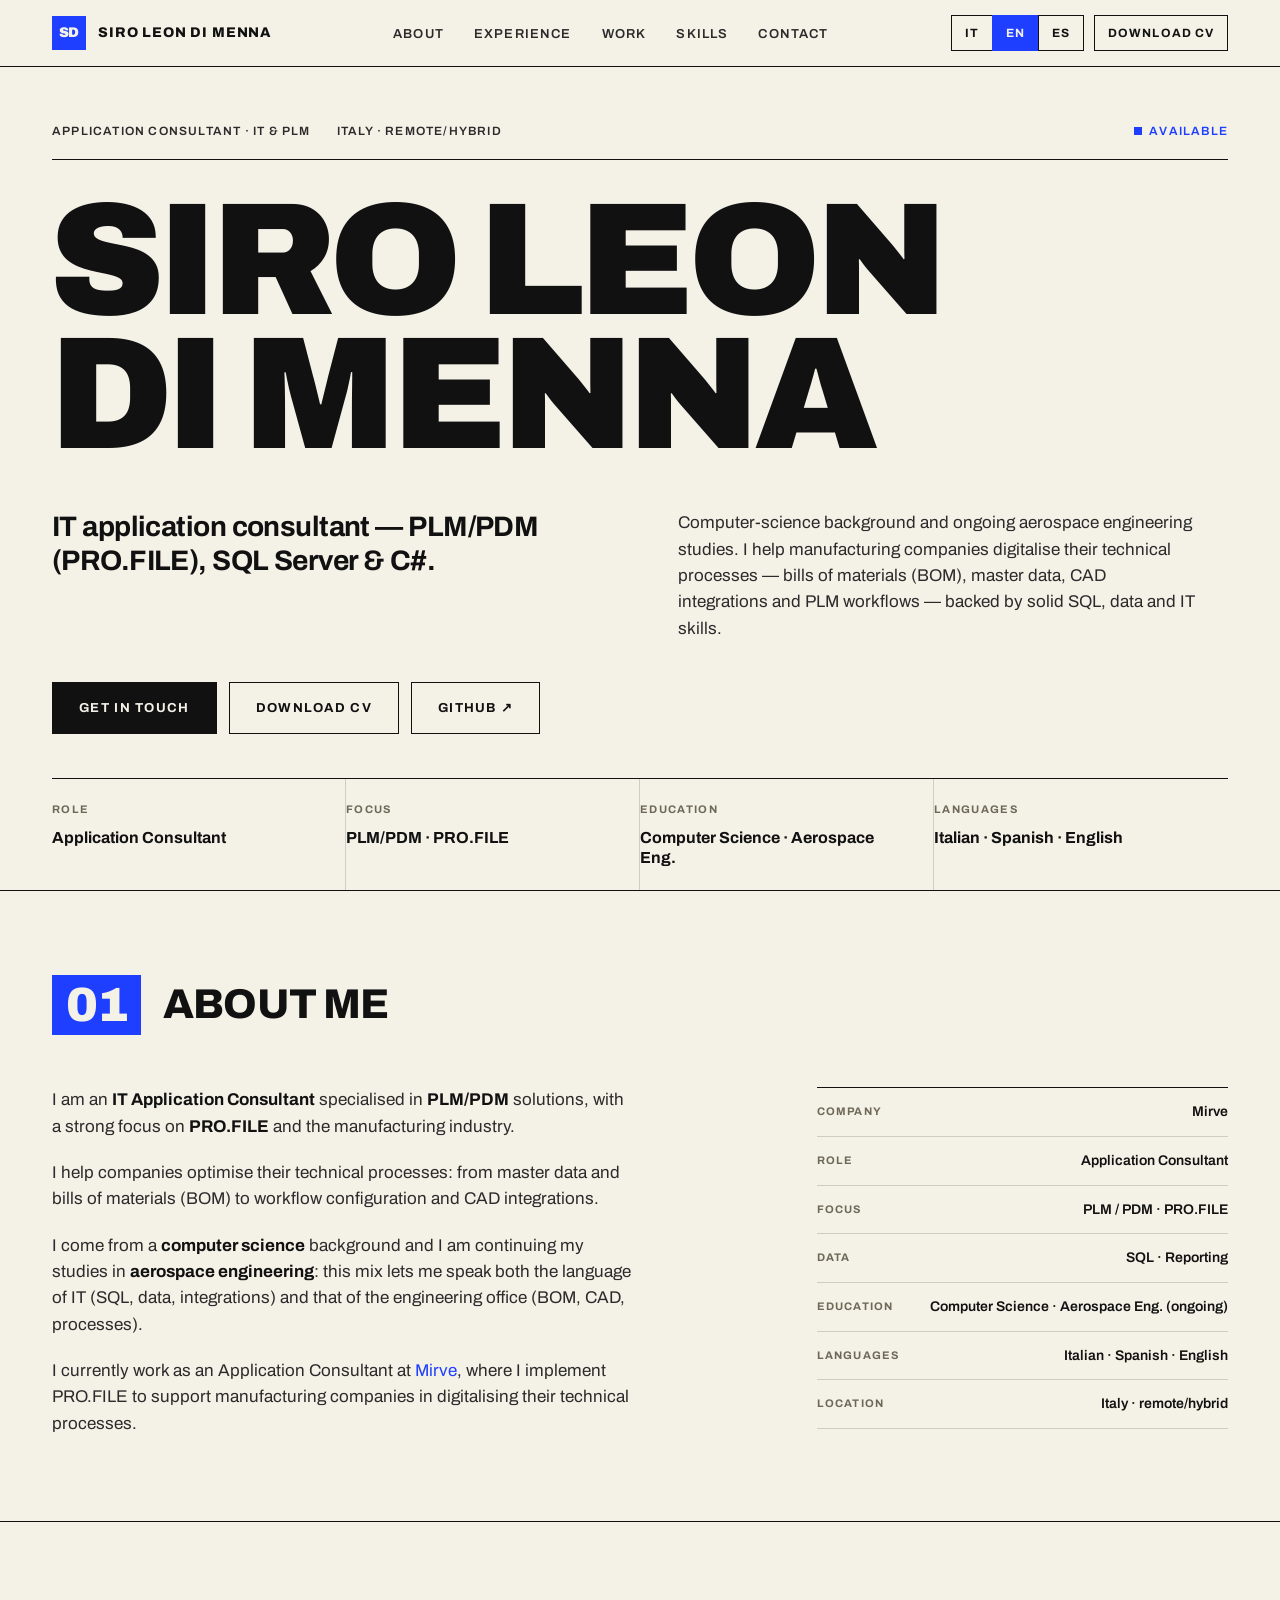
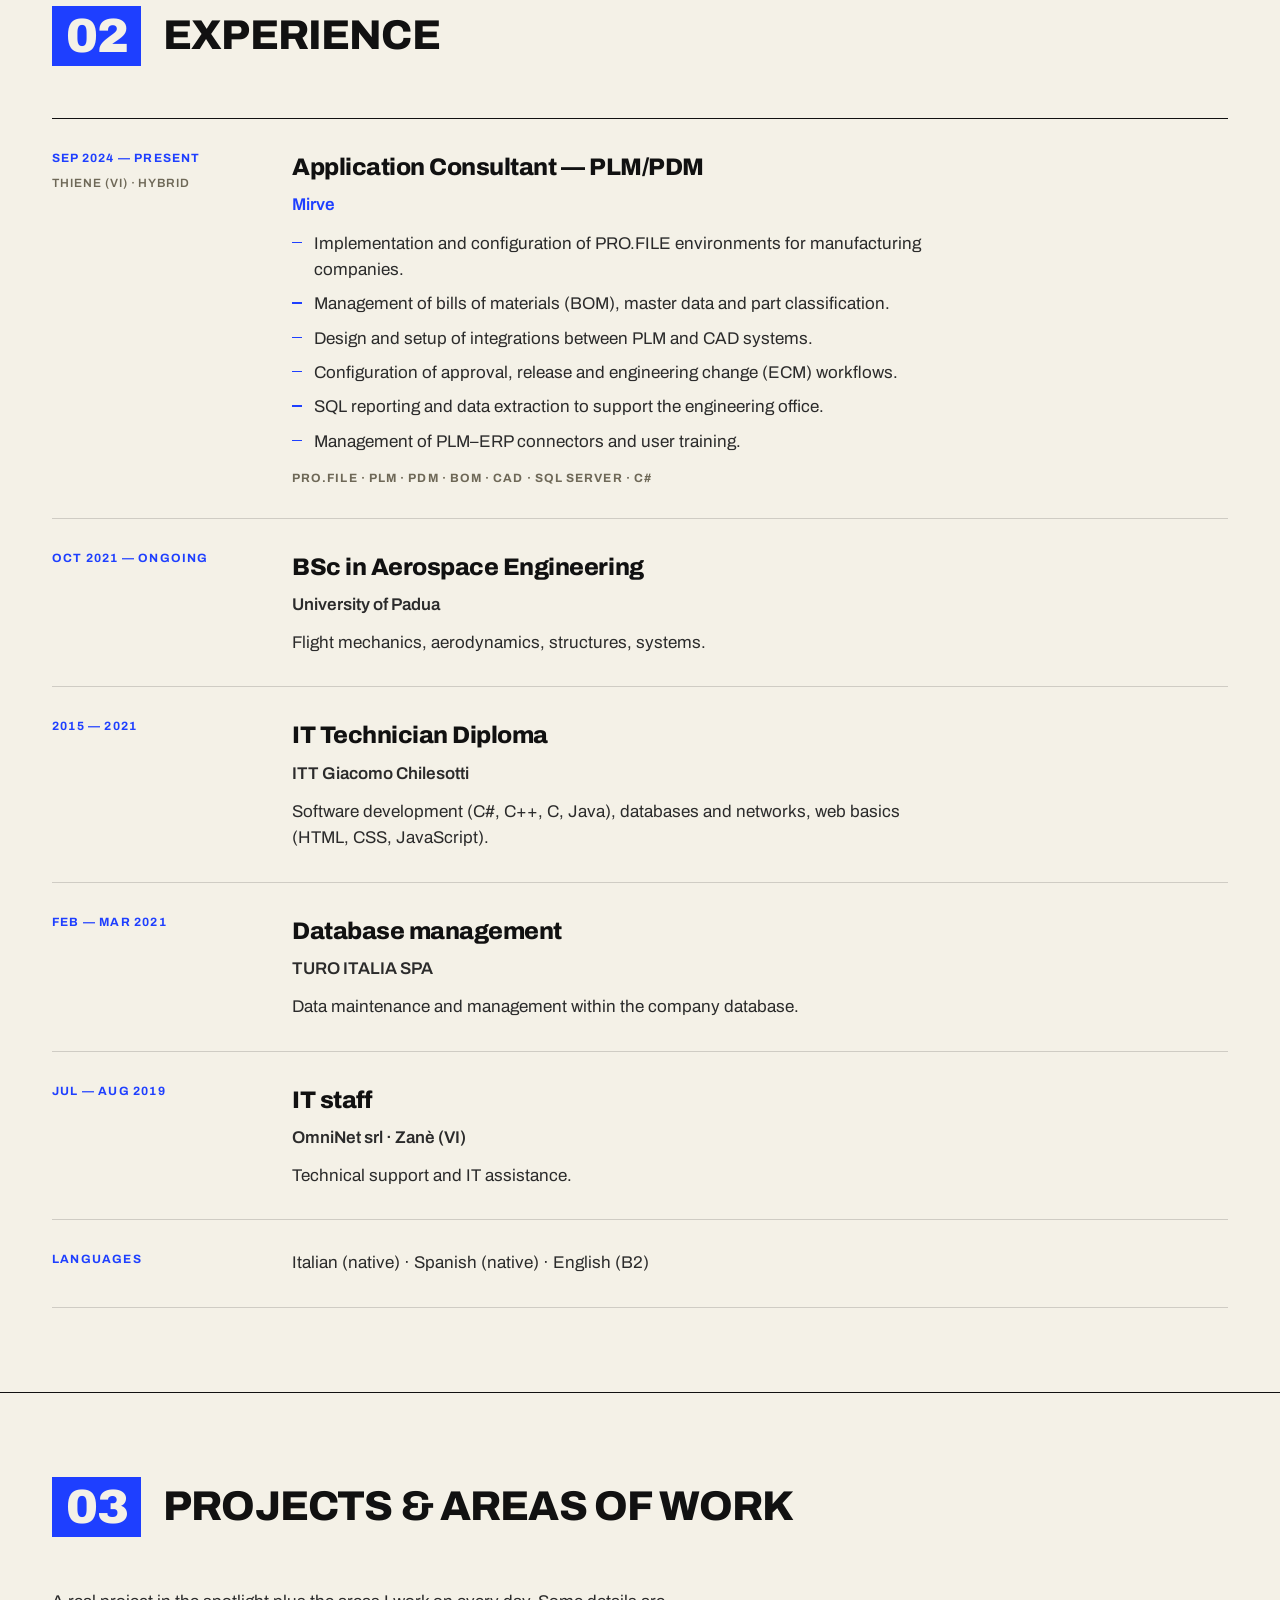
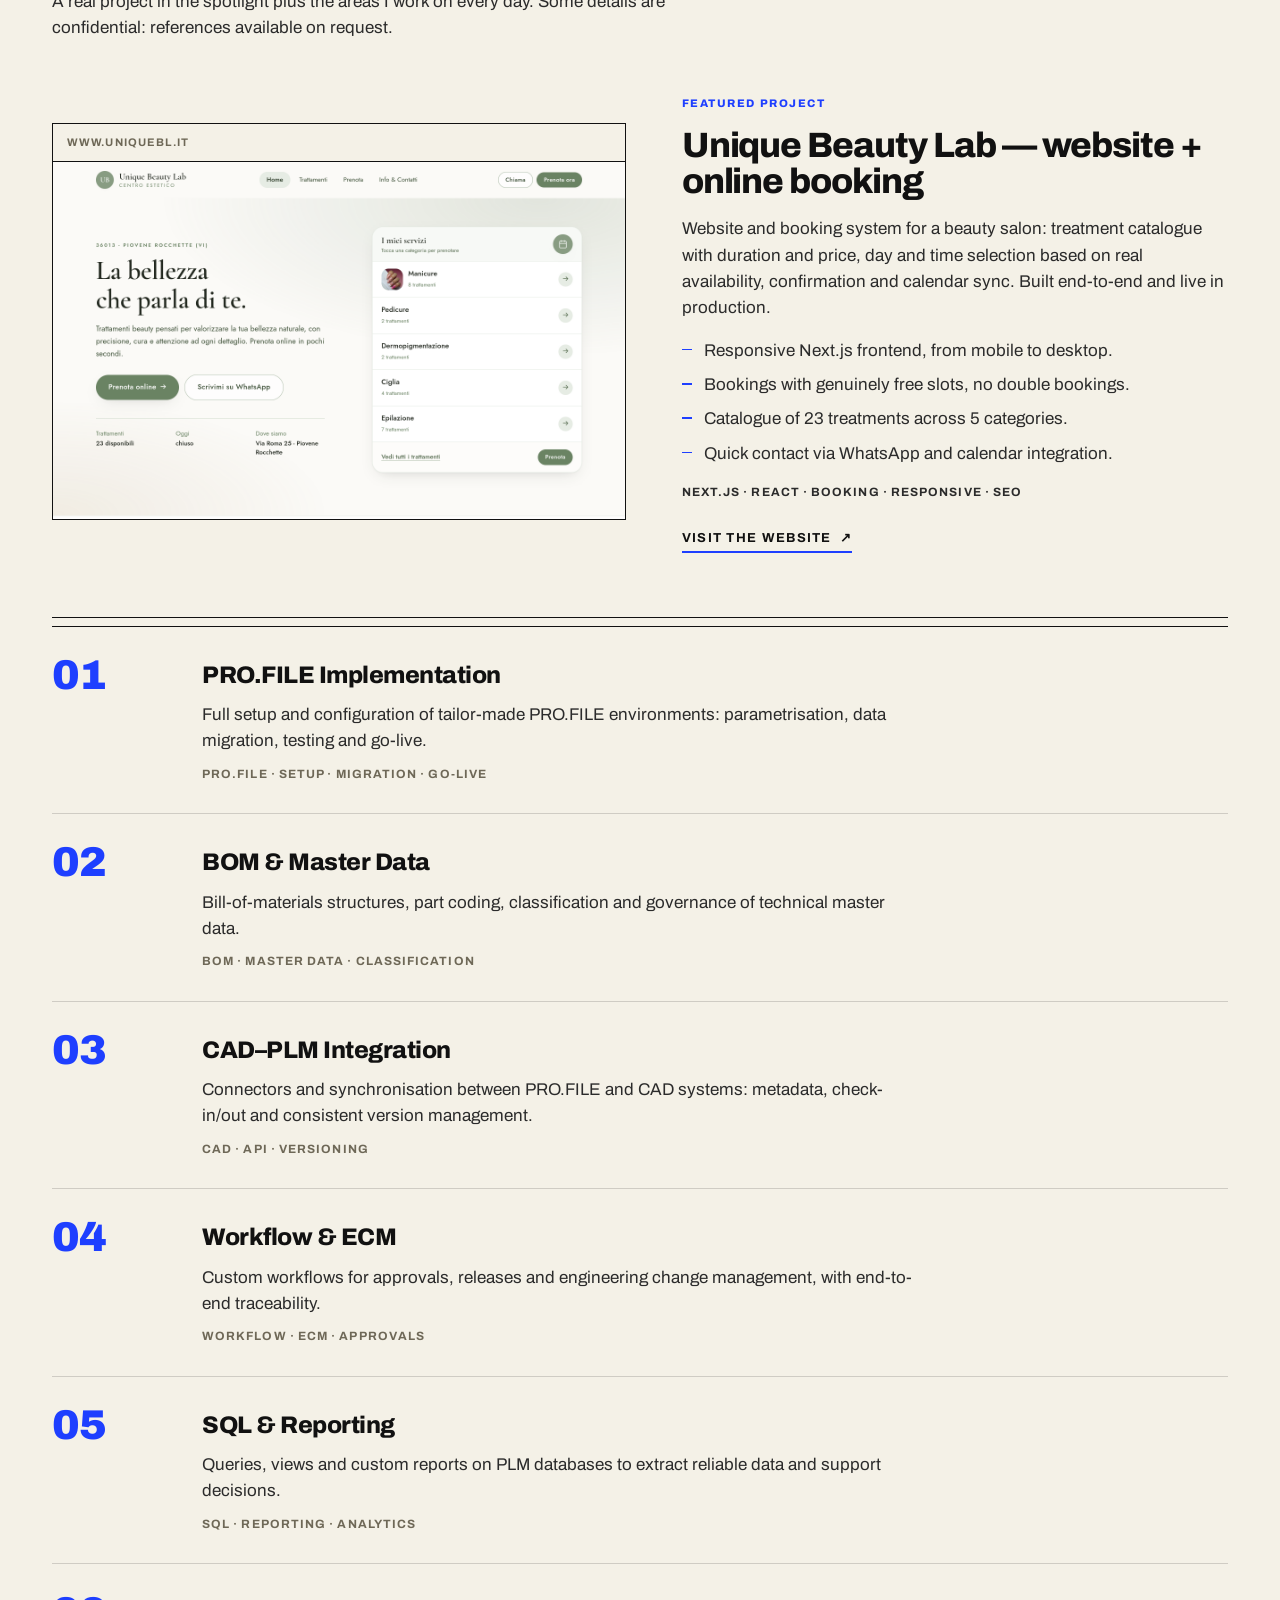
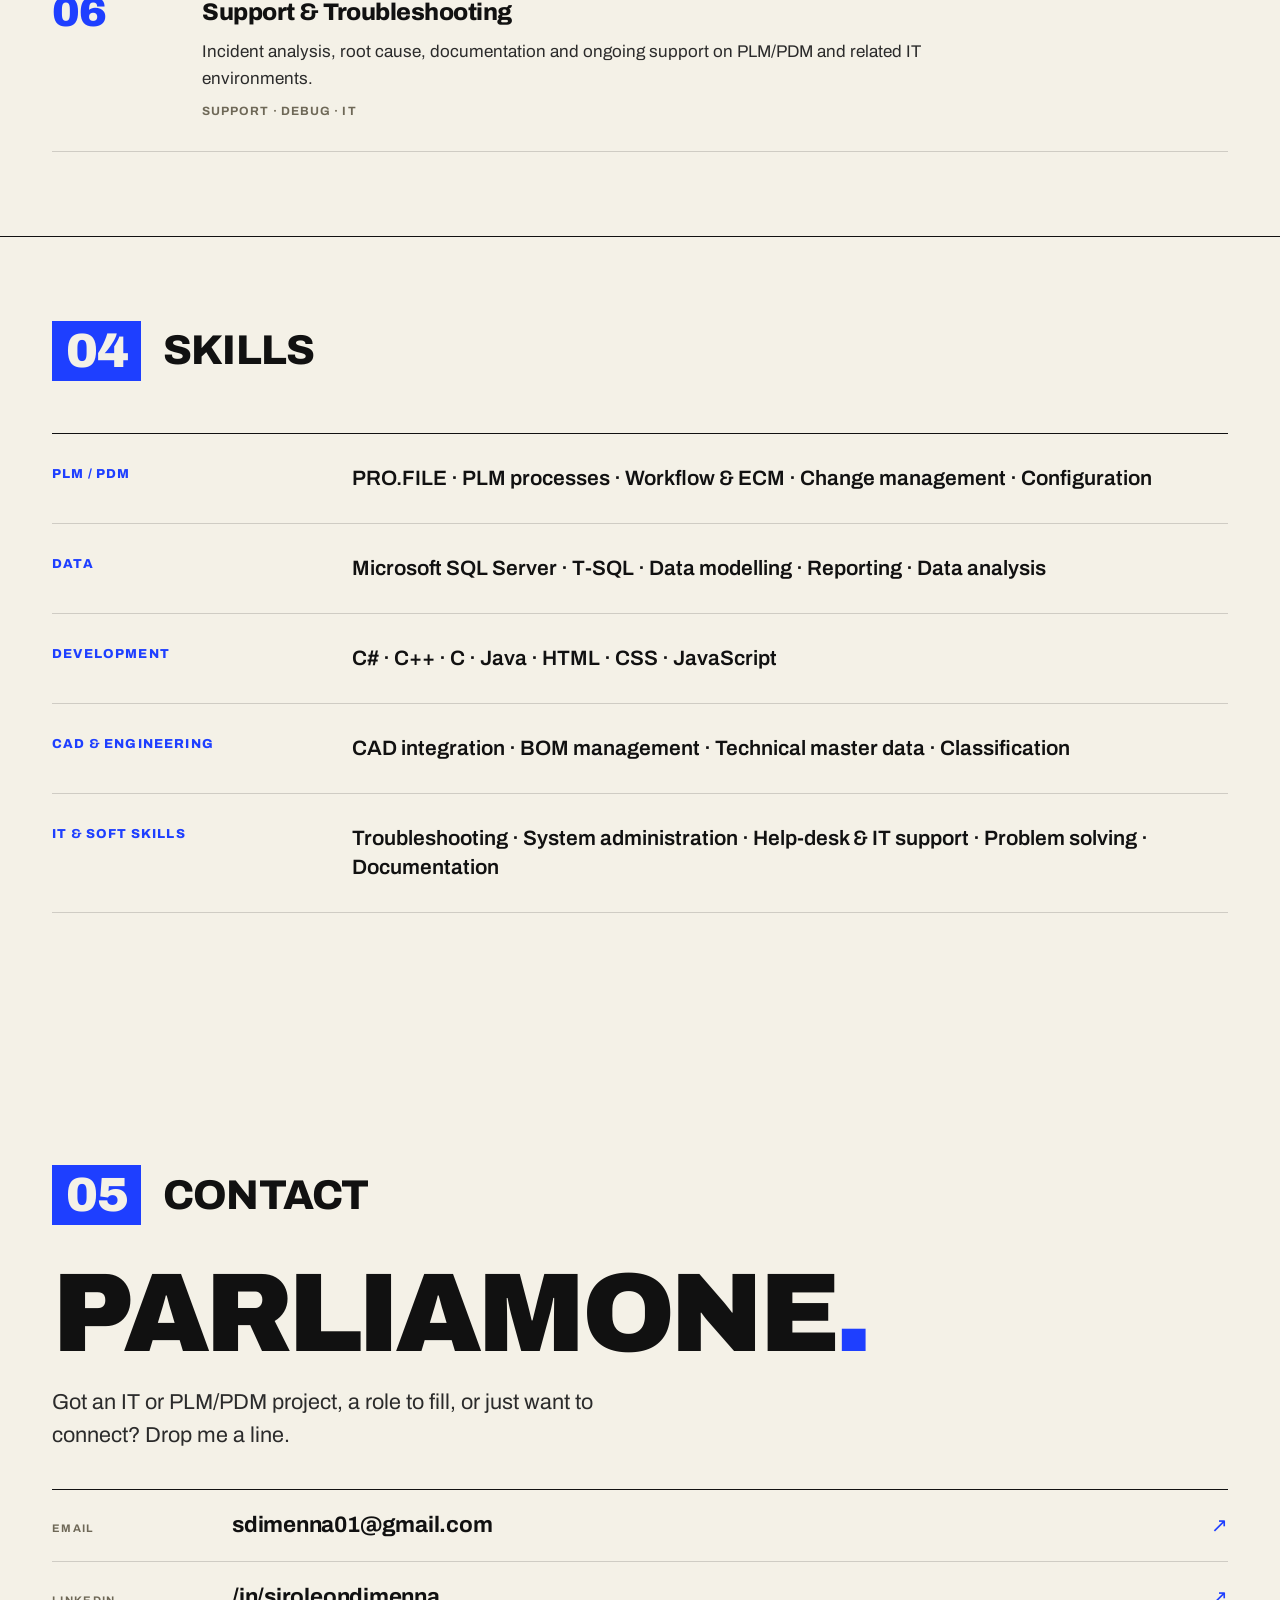
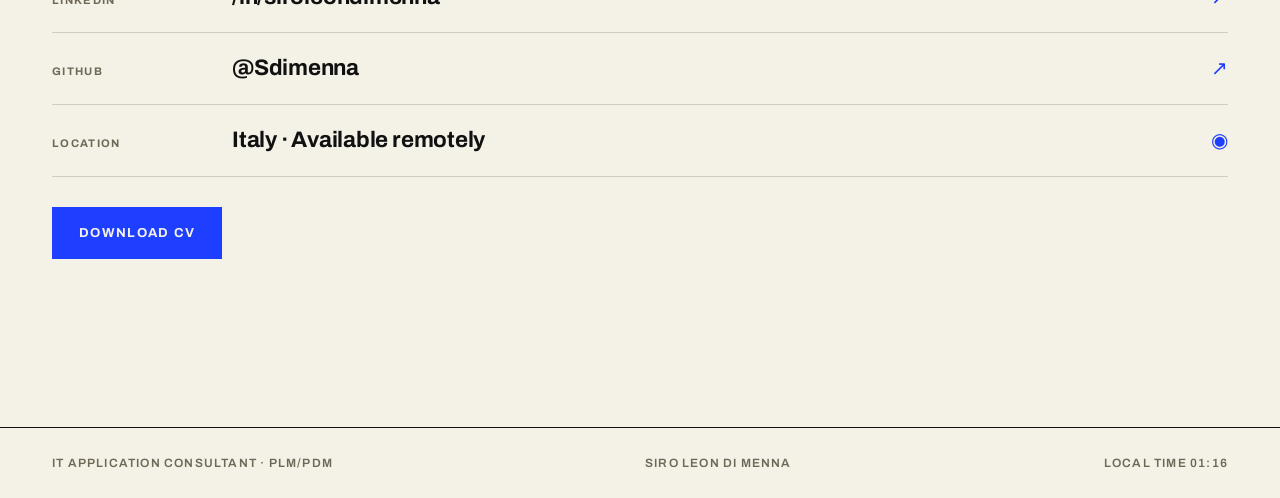
<file: index.html>
<!DOCTYPE html>
<html lang="it">
<head>
  <meta charset="UTF-8" />
  <meta name="viewport" content="width=device-width, initial-scale=1.0" />

  <title>Siro Leon di Menna — Application Consultant IT · PLM/PDM</title>
  <meta name="description" content="Application Consultant IT specializzato in PLM/PDM e PRO.FILE. Background informatico, studi in ingegneria aerospaziale. BOM, integrazioni CAD, workflow, SQL Server e C# per il manifatturiero." />
  <meta name="author" content="Siro Leon di Menna" />
  <meta name="keywords" content="Application Consultant, IT, PLM, PDM, PRO.FILE, BOM, distinta base, integrazione CAD, SQL, workflow, ECM, manifatturiero, ingegneria aerospaziale, informatica" />
  <meta name="robots" content="index, follow" />
  <meta name="theme-color" content="#F4F1E7" />
  <link rel="canonical" href="https://sdimenna.github.io/siro-portfolio/" />
  <link rel="icon" href="favicon.svg" type="image/svg+xml" />

  <!-- Open Graph -->
  <meta property="og:type" content="profile" />
  <meta property="og:title" content="Siro Leon di Menna — Application Consultant IT · PLM/PDM" />
  <meta property="og:description" content="Consulente applicativo IT con specializzazione PLM/PDM (PRO.FILE), SQL Server e C#. Digitalizzazione dei processi tecnici nel manifatturiero." />
  <meta property="og:url" content="https://sdimenna.github.io/siro-portfolio/" />
  <meta property="og:site_name" content="Siro Leon di Menna" />
  <meta property="og:locale" content="it_IT" />
  <meta property="og:locale:alternate" content="en_US" />
  <meta property="og:image" content="https://sdimenna.github.io/siro-portfolio/og-image.png" />
  <meta property="og:image:width" content="1200" />
  <meta property="og:image:height" content="630" />
  <meta property="og:image:alt" content="Siro Leon di Menna — Application Consultant IT · PLM/PDM" />

  <!-- Twitter -->
  <meta name="twitter:card" content="summary_large_image" />
  <meta name="twitter:title" content="Siro Leon di Menna — Application Consultant IT · PLM/PDM" />
  <meta name="twitter:description" content="IT · PLM/PDM · PRO.FILE · BOM · Integrazione CAD · SQL Server & C#." />
  <meta name="twitter:image" content="https://sdimenna.github.io/siro-portfolio/og-image.png" />

  <!-- Structured data -->
  <script type="application/ld+json">
  {
    "@context": "https://schema.org",
    "@type": "Person",
    "name": "Siro Leon di Menna",
    "jobTitle": "Application Consultant IT — PLM/PDM",
    "email": "mailto:sdimenna01@gmail.com",
    "url": "https://sdimenna.github.io/siro-portfolio/",
    "worksFor": { "@type": "Organization", "name": "Mirve", "url": "https://www.mirve.it" },
    "sameAs": [
      "https://www.linkedin.com/in/siroleondimenna",
      "https://github.com/Sdimenna"
    ],
    "knowsAbout": ["Information Technology", "PLM", "PDM", "PRO.FILE", "BOM", "CAD integration", "SQL", "Workflow", "Aerospace engineering"],
    "knowsLanguage": ["it", "en"]
  }
  </script>

  <link rel="preconnect" href="https://fonts.googleapis.com">
  <link rel="preconnect" href="https://fonts.gstatic.com" crossorigin>
  <link href="https://fonts.googleapis.com/css2?family=Archivo:wght@400;500;600;700;800;900&display=swap" rel="stylesheet">
  <link rel="stylesheet" href="style.css" />
  <noscript><style>.js-only{display:none !important}</style></noscript>
</head>
<body>

  <a class="skip-link" href="#main" data-i18n="a11y.skip">Vai al contenuto</a>

  <!-- Header -->
  <header class="site-header" id="navbar">
    <div class="wrap header-inner">
      <a class="brand" href="#top" aria-label="Siro Leon di Menna">
        <span class="brand-mark" aria-hidden="true">SD</span>
        <span class="brand-name">Siro Leon di Menna</span>
      </a>

      <nav class="site-nav" aria-label="Principale">
        <ul class="nav" id="navMenu">
          <li><a href="#about" data-i18n="nav.about">Chi sono</a></li>
          <li><a href="#experience" data-i18n="nav.experience">Percorso</a></li>
          <li><a href="#projects" data-i18n="nav.projects">Progetti</a></li>
          <li><a href="#skills" data-i18n="nav.skills">Competenze</a></li>
          <li><a href="#contact" data-i18n="nav.contact">Contatti</a></li>
        </ul>
      </nav>

      <div class="header-actions">
        <div class="lang-switch" role="group" aria-label="Lingua">
          <button class="tbtn lang" type="button" data-lang="it" aria-pressed="true">IT</button>
          <button class="tbtn lang" type="button" data-lang="en" aria-pressed="false">EN</button>
          <button class="tbtn lang" type="button" data-lang="es" aria-pressed="false">ES</button>
        </div>
        <a class="tbtn js-only" href="assets/CV-Siro-Leon-di-Menna.pdf" download="CV-Siro-Leon-di-Menna.pdf" data-i18n="nav.cv">Scarica CV</a>
        <button class="burger" id="navToggle" type="button" aria-expanded="false" aria-controls="navMenu" aria-label="Apri menu">
          <span></span><span></span><span></span>
        </button>
      </div>
    </div>
    <div class="rule" aria-hidden="true"></div>
  </header>

  <main id="main">

    <!-- HERO -->
    <section class="hero" id="top">
      <div class="wrap">
        <div class="hero-meta">
          <span data-i18n="hero.kicker">Application Consultant · IT &amp; PLM</span>
          <span data-i18n="hero.zone">Italia · remoto/ibrido</span>
          <span class="avail"><i aria-hidden="true"></i> <span data-i18n="hero.avail">Disponibile</span></span>
        </div>

        <h1 class="hero-display">Siro Leon<br>di Menna</h1>

        <div class="hero-lower">
          <p class="hero-role" data-i18n="hero.role">Consulente applicativo IT — PLM/PDM (PRO.FILE), SQL Server &amp; C#.</p>
          <p class="hero-desc" data-i18n="hero.desc">
            Background in informatica e studi in ingegneria aerospaziale. Aiuto le aziende manifatturiere
            a digitalizzare i processi tecnici — distinte base (BOM), anagrafiche, integrazioni CAD e
            workflow PLM — con solide basi di SQL, dati e IT.
          </p>
        </div>

        <div class="hero-cta">
          <a href="#contact" class="btn btn-solid" data-i18n="hero.cta1">Contattami</a>
          <a class="btn btn-line js-only" href="assets/CV-Siro-Leon-di-Menna.pdf" download="CV-Siro-Leon-di-Menna.pdf" data-i18n="hero.cta2">Scarica CV</a>
          <a href="https://github.com/Sdimenna" target="_blank" rel="noopener" class="btn btn-line">GitHub ↗</a>
        </div>

        <dl class="facts">
          <div><dt data-i18n="fact.role.label">Ruolo</dt><dd data-i18n="fact.role.value">Application Consultant</dd></div>
          <div><dt data-i18n="fact.focus.label">Focus</dt><dd data-i18n="fact.focus.value">PLM/PDM · PRO.FILE</dd></div>
          <div><dt data-i18n="fact.edu.label">Formazione</dt><dd data-i18n="fact.edu.value">Informatica · Ing. Aerospaziale</dd></div>
          <div><dt data-i18n="fact.lang.label">Lingue</dt><dd data-i18n="fact.lang.value">Italiano · Español · English</dd></div>
        </dl>
      </div>
    </section>

    <!-- 01 ABOUT -->
    <section class="section" id="about">
      <div class="rule" aria-hidden="true"></div>
      <div class="wrap">
        <div class="section-head">
          <span class="section-num" aria-hidden="true">01</span>
          <h2 class="section-title" data-i18n="about.title">Chi sono</h2>
        </div>
        <div class="about-grid">
          <div class="prose">
            <p data-i18n-html="about.p1">Sono un <strong>Application Consultant IT</strong> specializzato in soluzioni <strong>PLM/PDM</strong>, con un focus deciso su <strong>PRO.FILE</strong> e il settore manifatturiero.</p>
            <p data-i18n-html="about.p2">Supporto le aziende nell'ottimizzazione dei processi tecnici: dalla gestione delle anagrafiche e delle distinte base (BOM) alla configurazione di workflow e alle integrazioni CAD.</p>
            <p data-i18n-html="about.p3">Vengo da un percorso in <strong>informatica</strong> e sto proseguendo gli studi in <strong>ingegneria aerospaziale</strong>: questo mix mi permette di parlare sia la lingua dell'IT (SQL, dati, integrazioni) sia quella dell'ufficio tecnico (BOM, CAD, processi).</p>
            <p data-i18n-html="about.p4">Attualmente opero come Application Consultant presso <a href="https://www.mirve.it" target="_blank" rel="noopener" class="link">Mirve</a>, dove mi occupo dell'implementazione di PRO.FILE per supportare le aziende manifatturiere nella digitalizzazione dei processi tecnici.</p>
          </div>
          <aside class="meta-table" aria-label="Dati sintetici">
            <div class="meta-row"><span data-i18n="meta.company">Azienda</span><span>Mirve</span></div>
            <div class="meta-row"><span data-i18n="meta.role">Ruolo</span><span>Application Consultant</span></div>
            <div class="meta-row"><span data-i18n="meta.focus">Focus</span><span>PLM / PDM · PRO.FILE</span></div>
            <div class="meta-row"><span data-i18n="meta.data">Dati</span><span>SQL · Reporting</span></div>
            <div class="meta-row"><span data-i18n="meta.edu">Formazione</span><span data-i18n="meta.eduValue">Informatica · Ing. Aerospaziale (in corso)</span></div>
            <div class="meta-row"><span data-i18n="meta.langs">Lingue</span><span data-i18n="meta.langsValue">Italiano · Español · English</span></div>
            <div class="meta-row"><span data-i18n="meta.zone">Zona</span><span data-i18n="meta.zoneValue">Italia · remoto/ibrido</span></div>
          </aside>
        </div>
      </div>
    </section>

    <!-- 02 EXPERIENCE -->
    <section class="section" id="experience">
      <div class="rule" aria-hidden="true"></div>
      <div class="wrap">
        <div class="section-head">
          <span class="section-num" aria-hidden="true">02</span>
          <h2 class="section-title" data-i18n="exp.title">Percorso</h2>
        </div>

        <div class="rows">
          <article class="row">
            <div class="row-key">
              <span class="row-period" data-i18n="exp.role1.period">Set 2024 — oggi</span>
              <span class="row-place" data-i18n="exp.role1.place">Thiene (VI) · ibrido</span>
            </div>
            <div class="row-body">
              <h3 data-i18n="exp.role1.title">Application Consultant — PLM/PDM</h3>
              <p class="row-org"><a href="https://www.mirve.it" target="_blank" rel="noopener" class="link">Mirve</a></p>
              <ul class="bullets">
                <li data-i18n="exp.role1.b1">Implementazione e configurazione di ambienti PRO.FILE per aziende manifatturiere.</li>
                <li data-i18n="exp.role1.b2">Gestione di distinte base (BOM), anagrafiche e classificazione articoli.</li>
                <li data-i18n="exp.role1.b3">Progettazione e setup di integrazioni tra PLM e sistemi CAD.</li>
                <li data-i18n="exp.role1.b4">Configurazione di workflow di approvazione, rilascio e gestione modifiche (ECM).</li>
                <li data-i18n="exp.role1.b5">Report ed estrazioni dati su SQL a supporto dell'ufficio tecnico.</li>
                <li data-i18n="exp.role1.b6">Gestione connettori tra PLM ed ERP e formazione degli utenti.</li>
              </ul>
              <p class="tags" data-i18n="exp.role1.tags">PRO.FILE · PLM · PDM · BOM · CAD · SQL Server · C#</p>
            </div>
          </article>

          <article class="row">
            <div class="row-key">
              <span class="row-period" data-i18n="exp.edu1.period">Ott 2021 — in corso</span>
            </div>
            <div class="row-body">
              <h3 data-i18n="exp.edu1.title">Laurea in Ingegneria Aerospaziale</h3>
              <p class="row-org" data-i18n="exp.edu1.org">Università degli Studi di Padova</p>
              <p class="row-desc" data-i18n="exp.edu1.desc">Meccanica del volo, aerodinamica, strutture, sistemi.</p>
            </div>
          </article>

          <article class="row">
            <div class="row-key">
              <span class="row-period" data-i18n="exp.edu2.period">2015 — 2021</span>
            </div>
            <div class="row-body">
              <h3 data-i18n="exp.edu2.title">Diploma di Perito Informatico</h3>
              <p class="row-org" data-i18n="exp.edu2.org">ITT Giacomo Chilesotti</p>
              <p class="row-desc" data-i18n="exp.edu2.desc">Sviluppo software (C#, C++, C, Java), database e reti, basi di web (HTML, CSS, JavaScript).</p>
            </div>
          </article>

          <article class="row">
            <div class="row-key">
              <span class="row-period" data-i18n="exp.turo.period">Feb — Mar 2021</span>
            </div>
            <div class="row-body">
              <h3 data-i18n="exp.turo.title">Gestione database</h3>
              <p class="row-org" data-i18n="exp.turo.org">TURO ITALIA SPA</p>
              <p class="row-desc" data-i18n="exp.turo.desc">Manutenzione e gestione dati all'interno del database aziendale.</p>
            </div>
          </article>

          <article class="row">
            <div class="row-key">
              <span class="row-period" data-i18n="exp.omni.period">Lug — Ago 2019</span>
            </div>
            <div class="row-body">
              <h3 data-i18n="exp.omni.title">Personale IT</h3>
              <p class="row-org" data-i18n="exp.omni.org">OmniNet srl · Zanè (VI)</p>
              <p class="row-desc" data-i18n="exp.omni.desc">Supporto tecnico e assistenza informatica.</p>
            </div>
          </article>

          <article class="row">
            <div class="row-key">
              <span class="row-period" data-i18n="exp.lang.title">Lingue</span>
            </div>
            <div class="row-body">
              <p class="row-desc" data-i18n="exp.lang.desc">Italiano (madrelingua) · Inglese (tecnico/professionale)</p>
            </div>
          </article>
        </div>
      </div>
    </section>

    <!-- 03 PROJECTS -->
    <section class="section" id="projects">
      <div class="rule" aria-hidden="true"></div>
      <div class="wrap">
        <div class="section-head">
          <span class="section-num" aria-hidden="true">03</span>
          <h2 class="section-title" data-i18n="proj.title">Progetti &amp; aree di intervento</h2>
        </div>
        <p class="section-lead" data-i18n="proj.note">Un progetto reale in evidenza e le aree su cui lavoro ogni giorno. Alcuni dettagli sono coperti da riservatezza: referenze disponibili su richiesta.</p>

        <!-- Featured -->
        <article class="feature">
          <figure class="feature-media">
            <div class="browser">
              <div class="browser-bar"><span class="browser-url">www.uniquebl.it</span></div>
              <img src="assets/uniquebl.png" alt="Screenshot del sito Unique Beauty Lab: home con prenotazione online" width="2560" height="1600" loading="lazy" decoding="async">
            </div>
          </figure>
          <div class="feature-body">
            <span class="kicker" data-i18n="proj.fp.eyebrow">Progetto in evidenza</span>
            <h3 data-i18n="proj.fp.title">Unique Beauty Lab — sito + prenotazioni online</h3>
            <p data-i18n="proj.fp.desc">Sito web e sistema di prenotazione per un centro estetico: catalogo trattamenti con durata e prezzo, scelta di giorno e ora sulle disponibilità reali, conferma e aggiunta al calendario. Sviluppato end-to-end e online in produzione.</p>
            <ul class="bullets">
              <li data-i18n="proj.fp.b1">Frontend Next.js responsive, da mobile a desktop.</li>
              <li data-i18n="proj.fp.b2">Prenotazioni con slot realmente liberi, senza doppie prenotazioni.</li>
              <li data-i18n="proj.fp.b3">Catalogo di 23 trattamenti divisi in 5 categorie.</li>
              <li data-i18n="proj.fp.b4">Contatto rapido via WhatsApp e integrazione con il calendario.</li>
            </ul>
            <p class="tags" data-i18n="proj.fp.tags">Next.js · React · Booking · Responsive · SEO</p>
            <a class="link-arrow" href="https://www.uniquebl.it" target="_blank" rel="noopener">
              <span data-i18n="proj.fp.cta">Visita il sito</span> <span aria-hidden="true">↗</span>
            </a>
          </div>
        </article>

        <!-- Areas -->
        <ol class="areas">
          <li class="area">
            <span class="area-num" aria-hidden="true">01</span>
            <div class="area-body">
              <h3 data-i18n="proj.c1.title">Implementazione PRO.FILE</h3>
              <p data-i18n="proj.c1.desc">Setup e configurazione completa di ambienti PRO.FILE su misura: parametrizzazione, migrazione dati, test e go-live.</p>
              <span class="tags" data-i18n="proj.c1.tags">PRO.FILE · Setup · Migrazione · Go-live</span>
            </div>
          </li>
          <li class="area">
            <span class="area-num" aria-hidden="true">02</span>
            <div class="area-body">
              <h3 data-i18n="proj.c2.title">BOM &amp; Anagrafiche</h3>
              <p data-i18n="proj.c2.desc">Strutture distinte base, codifica articoli, classificazione e governance delle anagrafiche tecniche.</p>
              <span class="tags" data-i18n="proj.c2.tags">BOM · Anagrafiche · Classificazione</span>
            </div>
          </li>
          <li class="area">
            <span class="area-num" aria-hidden="true">03</span>
            <div class="area-body">
              <h3 data-i18n="proj.c3.title">Integrazione CAD–PLM</h3>
              <p data-i18n="proj.c3.desc">Connettori e sincronizzazione tra PRO.FILE e sistemi CAD: metadati, check-in/out e gestione versioni sempre coerenti.</p>
              <span class="tags" data-i18n="proj.c3.tags">CAD · API · Versioning</span>
            </div>
          </li>
          <li class="area">
            <span class="area-num" aria-hidden="true">04</span>
            <div class="area-body">
              <h3 data-i18n="proj.c4.title">Workflow &amp; ECM</h3>
              <p data-i18n="proj.c4.desc">Workflow personalizzati per approvazioni, rilasci e gestione delle modifiche tecniche, con tracciabilità end-to-end.</p>
              <span class="tags" data-i18n="proj.c4.tags">Workflow · ECM · Approvazioni</span>
            </div>
          </li>
          <li class="area">
            <span class="area-num" aria-hidden="true">05</span>
            <div class="area-body">
              <h3 data-i18n="proj.c5.title">SQL &amp; Reporting</h3>
              <p data-i18n="proj.c5.desc">Query, viste e report personalizzati su database PLM per estrarre dati affidabili e supportare le decisioni.</p>
              <span class="tags" data-i18n="proj.c5.tags">SQL · Report · Analytics</span>
            </div>
          </li>
          <li class="area">
            <span class="area-num" aria-hidden="true">06</span>
            <div class="area-body">
              <h3 data-i18n="proj.c6.title">Supporto &amp; Troubleshooting</h3>
              <p data-i18n="proj.c6.desc">Analisi incidenti, root cause, documentazione e supporto continuativo su ambienti PLM/PDM e IT correlati.</p>
              <span class="tags" data-i18n="proj.c6.tags">Supporto · Debug · IT</span>
            </div>
          </li>
        </ol>
      </div>
    </section>

    <!-- 04 SKILLS -->
    <section class="section" id="skills">
      <div class="rule" aria-hidden="true"></div>
      <div class="wrap">
        <div class="section-head">
          <span class="section-num" aria-hidden="true">04</span>
          <h2 class="section-title" data-i18n="skills.title">Competenze</h2>
        </div>
        <div class="rows">
          <div class="row row-skill">
            <h3 class="row-key-label">PLM / PDM</h3>
            <p class="skill-list" data-i18n="skills.plm.list">PRO.FILE · Processi PLM · Workflow &amp; ECM · Gestione modifiche · Configurazione</p>
          </div>
          <div class="row row-skill">
            <h3 class="row-key-label" data-i18n="skills.data.title">Dati</h3>
            <p class="skill-list" data-i18n="skills.data.list">Microsoft SQL Server · T-SQL · Modellazione dati · Reporting · Analisi dati</p>
          </div>
          <div class="row row-skill">
            <h3 class="row-key-label" data-i18n="skills.dev.title">Sviluppo</h3>
            <p class="skill-list" data-i18n="skills.dev.list">C# · C++ · C · Java · HTML · CSS · JavaScript</p>
          </div>
          <div class="row row-skill">
            <h3 class="row-key-label" data-i18n="skills.eng.title">CAD &amp; Ingegneria</h3>
            <p class="skill-list" data-i18n="skills.eng.list">Integrazione CAD · Gestione BOM · Anagrafiche tecniche · Classificazione</p>
          </div>
          <div class="row row-skill">
            <h3 class="row-key-label" data-i18n="skills.it.title">IT &amp; Soft skills</h3>
            <p class="skill-list" data-i18n="skills.it.list">Troubleshooting · System administration · Help-desk &amp; supporto IT · Problem solving · Documentazione</p>
          </div>
        </div>
      </div>
    </section>

    <!-- 05 CONTACT -->
    <section class="section section-contact" id="contact">
      <div class="wrap">
        <div class="section-head section-head-invert">
          <span class="section-num" aria-hidden="true">05</span>
          <h2 class="section-title" data-i18n="contact.title">Contattami</h2>
        </div>
        <p class="contact-display">Parliamone<span class="accent-dot">.</span></p>
        <p class="contact-text" data-i18n="contact.text">Hai un progetto IT o PLM/PDM, un ruolo da coprire o semplicemente vuoi confrontarti? Scrivimi.</p>
        <div class="contact-links">
          <a href="mailto:sdimenna01@gmail.com" class="contact-link"><span>Email</span><strong>sdimenna01@gmail.com</strong><span aria-hidden="true">↗</span></a>
          <a href="https://www.linkedin.com/in/siroleondimenna" target="_blank" rel="noopener" class="contact-link"><span>LinkedIn</span><strong>/in/siroleondimenna</strong><span aria-hidden="true">↗</span></a>
          <a href="https://github.com/Sdimenna" target="_blank" rel="noopener" class="contact-link"><span>GitHub</span><strong>@Sdimenna</strong><span aria-hidden="true">↗</span></a>
          <div class="contact-link contact-link-static"><span data-i18n="contact.zone">Zona</span><strong data-i18n="contact.zoneValue">Italia · Disponibile in remoto</strong><span aria-hidden="true">◉</span></div>
        </div>
        <a class="btn btn-solid js-only contact-cv" href="assets/CV-Siro-Leon-di-Menna.pdf" download="CV-Siro-Leon-di-Menna.pdf" data-i18n="contact.ctaCv">Scarica il CV</a>
      </div>
    </section>

  </main>

  <footer class="site-footer">
    <div class="rule" aria-hidden="true"></div>
    <div class="wrap footer-inner">
      <span data-i18n="footer.role">Application Consultant IT · PLM/PDM</span>
      <span>Siro Leon di Menna</span>
      <span id="liveTime"></span>
    </div>
  </footer>

  <script src="script.js"></script>
</body>
</html>
</file>
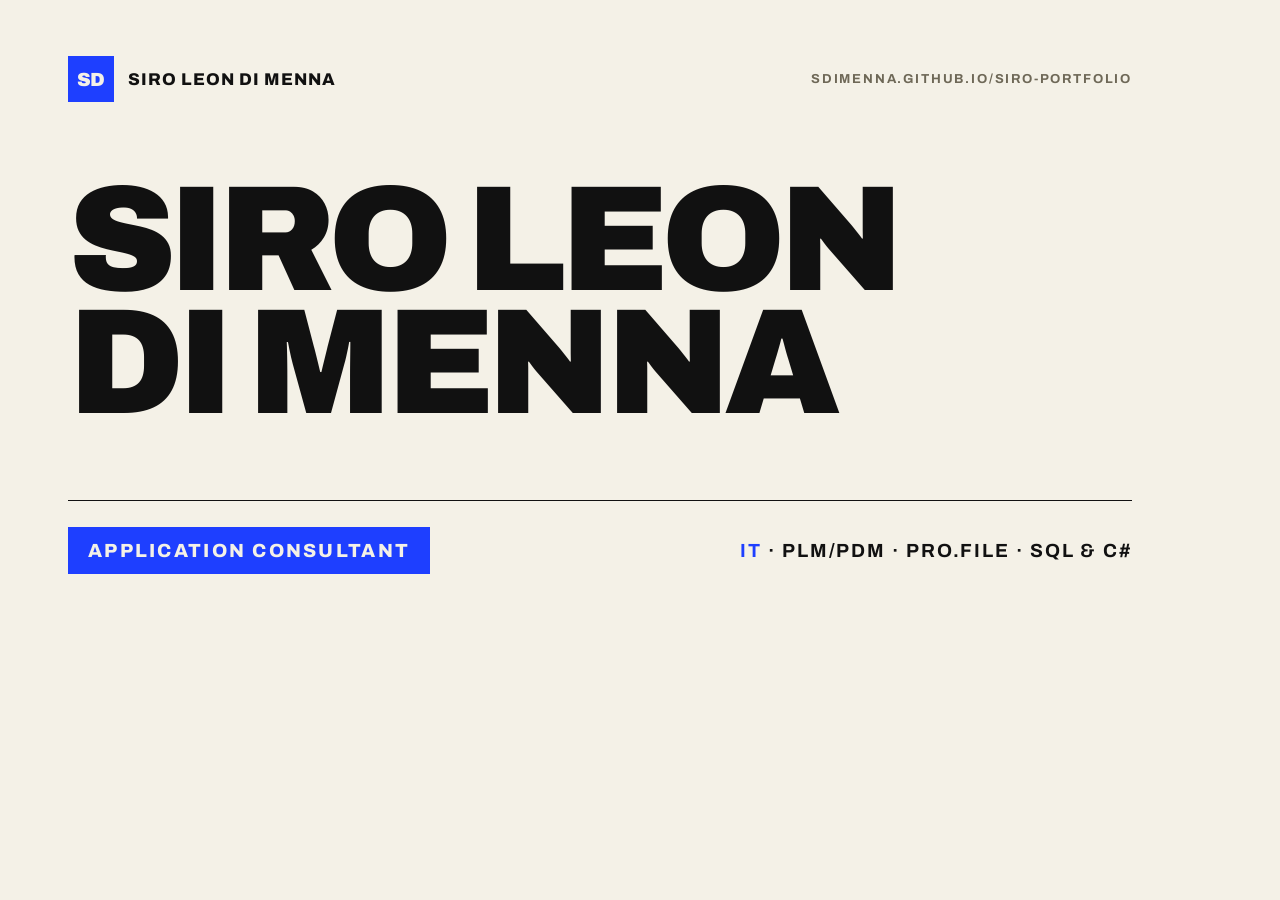
<file: og.html>
<!DOCTYPE html>
<html lang="it">
<head>
  <meta charset="UTF-8" />
  <meta name="robots" content="noindex, nofollow" />
  <title>og-image source</title>
  <link rel="preconnect" href="https://fonts.googleapis.com">
  <link rel="preconnect" href="https://fonts.gstatic.com" crossorigin>
  <link href="https://fonts.googleapis.com/css2?family=Archivo:wght@400;600;700;800;900&display=swap" rel="stylesheet">
  <style>
    :root { --ground:#F4F1E7; --ink:#111111; --cobalt:#1E3FFF; --cream:#F4F1E7; --muted:#6E6857; }
    * { margin:0; padding:0; box-sizing:border-box; }
    html, body { width:1200px; height:630px; overflow:hidden; }
    body {
      font-family:'Archivo', 'Helvetica Neue', Arial, sans-serif;
      background:var(--ground); color:var(--ink);
      font-variant-numeric: tabular-nums;
      display:flex; flex-direction:column; justify-content:space-between;
      padding:56px 68px;
    }
    .top { display:flex; align-items:center; justify-content:space-between; }
    .brand { display:flex; align-items:center; gap:14px; }
    .mark {
      width:46px; height:46px; background:var(--cobalt); color:var(--cream);
      display:grid; place-items:center; font-weight:900; font-size:19px; letter-spacing:-.02em;
    }
    .brand-name { font-weight:800; font-size:17px; text-transform:uppercase; letter-spacing:.06em; }
    .url { font-size:13px; font-weight:700; text-transform:uppercase; letter-spacing:.14em; color:var(--muted); }

    .name {
      font-weight:900; text-transform:uppercase; letter-spacing:-.045em;
      font-size:150px; line-height:.82;
    }

    .foot { border-top:1.5px solid var(--ink); padding-top:26px; display:flex; align-items:center; justify-content:space-between; gap:24px; }
    .role { background:var(--cobalt); color:var(--cream); padding:13px 20px; font-weight:800; font-size:19px; text-transform:uppercase; letter-spacing:.12em; }
    .stack { font-weight:700; font-size:19px; text-transform:uppercase; letter-spacing:.1em; }
    .stack b { color:var(--cobalt); }
  </style>
</head>
<body>
  <div class="top">
    <div class="brand">
      <span class="mark">SD</span>
      <span class="brand-name">Siro Leon di Menna</span>
    </div>
    <span class="url">sdimenna.github.io/siro-portfolio</span>
  </div>

  <h1 class="name">Siro Leon<br>di Menna</h1>

  <div class="foot">
    <span class="role">Application Consultant</span>
    <span class="stack"><b>IT</b> · PLM/PDM · PRO.FILE · SQL &amp; C#</span>
  </div>
</body>
</html>
</file>
<file: style.css>
/* ============================================================
   SIRO LEON DI MENNA — Portfolio v5
   Recipe: pentagram (Paula Scher) · Information Architecture
   Type-as-image · flat cobalt · strict grid · radius 0 · no shadow
   ============================================================ */

:root {
  --ground: #F4F1E7;
  --ink: #111111;
  --ink-soft: #2b2b2b;
  --muted: #6E6857;
  --cobalt: #1E3FFF;
  --cream: #F4F1E7;
  --rule: #111111;
  --rule-soft: rgba(17, 17, 17, .16);
  --maxw: 1240px;
  --gut: 32px;
  --header-h: 66px;
}

/* ---------- RESET ---------- */
* { margin: 0; padding: 0; box-sizing: border-box; }

html {
  scroll-behavior: smooth;
  scroll-padding-top: calc(var(--header-h) + 12px);
  -webkit-text-size-adjust: 100%;
}

body {
  font-family: 'Archivo', 'Helvetica Neue', Helvetica, Arial, sans-serif;
  background: var(--ground);
  color: var(--ink);
  font-size: 17px;
  line-height: 1.55;
  -webkit-font-smoothing: antialiased;
  overflow-x: hidden;
  font-variant-numeric: tabular-nums;
}

::selection { background: var(--cobalt); color: var(--cream); }
a { color: inherit; }
img, svg { display: block; max-width: 100%; }
button { font: inherit; color: inherit; }

:focus-visible { outline: 2px solid var(--cobalt); outline-offset: 3px; }

.wrap {
  width: 100%;
  max-width: var(--maxw);
  margin: 0 auto;
  padding-inline: var(--gut);
}

.rule { width: 100%; height: 1px; background: var(--rule); }

.skip-link {
  position: absolute;
  left: -9999px; top: 0; z-index: 999;
  background: var(--cobalt); color: var(--cream);
  padding: 12px 18px; font-weight: 700; text-decoration: none;
  text-transform: uppercase; letter-spacing: .08em; font-size: 12px;
}
.skip-link:focus { left: 0; }

.link { color: var(--cobalt); text-decoration: none; }
.link:hover { text-decoration: underline; text-underline-offset: 3px; }

/* ---------- HEADER ---------- */
.site-header {
  position: fixed;
  top: 0; left: 0; right: 0;
  z-index: 100;
  background: var(--ground);
}
.header-inner {
  display: flex;
  align-items: center;
  justify-content: space-between;
  gap: 24px;
  min-height: var(--header-h);
}

.brand { display: flex; align-items: center; gap: 12px; text-decoration: none; }
.brand-mark {
  display: grid; place-items: center;
  width: 34px; height: 34px;
  background: var(--cobalt); color: var(--cream);
  font-weight: 900; font-size: 14px; letter-spacing: -.02em;
}
.brand-name {
  font-weight: 800;
  font-size: 14px;
  text-transform: uppercase;
  letter-spacing: .06em;
}

.site-nav { flex: 1; display: flex; justify-content: center; }
.nav { display: flex; gap: 30px; list-style: none; }
.nav a {
  font-size: 13px;
  font-weight: 600;
  text-transform: uppercase;
  letter-spacing: .09em;
  text-decoration: none;
  color: var(--ink-soft);
  padding-bottom: 2px;
  border-bottom: 1.5px solid transparent;
  transition: color .15s, border-color .15s;
}
.nav a:hover, .nav a.active { color: var(--cobalt); border-bottom-color: var(--cobalt); }

.header-actions { display: flex; align-items: center; gap: 10px; }

.tbtn {
  display: inline-flex;
  align-items: center;
  justify-content: center;
  background: transparent;
  border: 1px solid var(--ink);
  text-decoration: none;
  padding: 8px 13px;
  font-size: 12px;
  font-weight: 700;
  text-transform: uppercase;
  letter-spacing: .09em;
  cursor: pointer;
  transition: background .15s, color .15s, border-color .15s;
}
.tbtn:hover { background: var(--ink); color: var(--ground); }
.lang-switch { display: inline-flex; }
.lang-switch .tbtn + .tbtn { margin-left: -1px; }
.lang-switch .tbtn[aria-pressed="true"] { background: var(--cobalt); border-color: var(--cobalt); color: var(--cream); }
.lang-switch .tbtn[aria-pressed="true"]:hover { background: var(--cobalt); color: var(--cream); }

.burger {
  display: none;
  flex-direction: column;
  justify-content: center;
  gap: 5px;
  width: 42px; height: 38px;
  padding: 0 9px;
  background: transparent;
  border: 1px solid var(--ink);
  cursor: pointer;
}
.burger span { height: 2px; background: var(--ink); transition: transform .2s, opacity .2s; }
.burger[aria-expanded="true"] span:nth-child(1) { transform: translateY(7px) rotate(45deg); }
.burger[aria-expanded="true"] span:nth-child(2) { opacity: 0; }
.burger[aria-expanded="true"] span:nth-child(3) { transform: translateY(-7px) rotate(-45deg); }

/* ---------- BUTTONS ---------- */
.btn {
  display: inline-flex;
  align-items: center;
  justify-content: center;
  gap: 10px;
  padding: 15px 26px;
  border: 1px solid var(--ink);
  background: transparent;
  color: var(--ink);
  font-weight: 700;
  font-size: 13px;
  text-transform: uppercase;
  letter-spacing: .1em;
  text-decoration: none;
  cursor: pointer;
  transition: background .15s, color .15s, border-color .15s;
}
.btn-solid { background: var(--ink); color: var(--ground); border-color: var(--ink); }
.btn-solid:hover { background: var(--cobalt); border-color: var(--cobalt); color: var(--cream); }
.btn-line:hover { background: var(--ink); color: var(--ground); }

/* ---------- HERO ---------- */
.hero {
  padding-top: calc(var(--header-h) + 56px);
  padding-bottom: 0;
  overflow: hidden;
}

.hero-meta {
  display: flex;
  flex-wrap: wrap;
  align-items: center;
  gap: 10px 26px;
  padding-bottom: 18px;
  border-bottom: 1px solid var(--rule);
  font-size: 12px;
  font-weight: 600;
  text-transform: uppercase;
  letter-spacing: .1em;
  color: var(--ink-soft);
}
.hero-meta .avail { display: inline-flex; align-items: center; gap: 7px; margin-left: auto; color: var(--cobalt); }
.hero-meta .avail i { width: 8px; height: 8px; background: var(--cobalt); }

.hero-display {
  font-size: clamp(3rem, 12.5vw, 11rem);
  font-weight: 900;
  line-height: .84;
  letter-spacing: -.04em;
  text-transform: uppercase;
  margin: 34px 0 48px;
  margin-left: -.02em;
}

.hero-lower {
  display: grid;
  grid-template-columns: 1.05fr 1fr;
  gap: 48px;
  align-items: start;
  padding-bottom: 40px;
}
.hero-role {
  font-size: clamp(1.25rem, 2.2vw, 1.9rem);
  font-weight: 700;
  line-height: 1.2;
  letter-spacing: -.02em;
}
.hero-desc { color: var(--ink-soft); font-size: 17px; max-width: 52ch; }

.hero-cta { display: flex; flex-wrap: wrap; gap: 12px; padding-bottom: 44px; }

.facts {
  display: grid;
  grid-template-columns: repeat(4, 1fr);
  border-top: 1px solid var(--rule);
}
.facts > div {
  padding: 22px 24px 22px 0;
  border-right: 1px solid var(--rule-soft);
}
.facts > div:last-child { border-right: none; }
.facts dt {
  font-size: 11px;
  font-weight: 700;
  text-transform: uppercase;
  letter-spacing: .12em;
  color: var(--muted);
  margin-bottom: 10px;
}
.facts dd { font-size: 16px; font-weight: 700; line-height: 1.25; }

/* ---------- SECTION SHELL ---------- */
.section > .wrap { padding-block: 84px; }
.section-lead {
  max-width: 62ch;
  font-size: 17px;
  color: var(--ink-soft);
  margin-bottom: 48px;
}

.section-head {
  display: flex;
  align-items: center;
  gap: 22px;
  margin-bottom: 52px;
}
.section-num {
  display: grid;
  place-items: center;
  min-width: 74px;
  padding: 6px 14px;
  background: var(--cobalt);
  color: var(--cream);
  font-size: clamp(2rem, 4vw, 3rem);
  font-weight: 900;
  line-height: 1;
  letter-spacing: -.03em;
}
.section-title {
  font-size: clamp(1.6rem, 3.4vw, 2.6rem);
  font-weight: 800;
  text-transform: uppercase;
  letter-spacing: -.02em;
  line-height: 1;
}

/* ---------- ABOUT ---------- */
.about-grid {
  display: grid;
  grid-template-columns: 1.45fr .85fr;
  gap: 64px;
  align-items: start;
}
.prose p { margin-bottom: 20px; color: var(--ink-soft); max-width: 58ch; }
.prose p:last-child { margin-bottom: 0; }
.prose strong { color: var(--ink); font-weight: 700; }

.meta-table { border-top: 1px solid var(--rule); }
.meta-row {
  display: flex;
  justify-content: space-between;
  gap: 20px;
  padding: 13px 0;
  border-bottom: 1px solid var(--rule-soft);
  font-size: 14px;
}
.meta-row span:first-child {
  font-size: 11px;
  font-weight: 700;
  text-transform: uppercase;
  letter-spacing: .1em;
  color: var(--muted);
  padding-top: 2px;
}
.meta-row span:last-child { font-weight: 600; text-align: right; }

/* ---------- ROWS (timeline / skills) ---------- */
.rows { border-top: 1px solid var(--rule); }
.row {
  display: grid;
  grid-template-columns: 200px 1fr;
  gap: 40px;
  padding: 30px 0;
  border-bottom: 1px solid var(--rule-soft);
}
.row-key { display: flex; flex-direction: column; gap: 6px; }
.row-period {
  font-size: 12px;
  font-weight: 700;
  text-transform: uppercase;
  letter-spacing: .1em;
  color: var(--cobalt);
}
.row-place { font-size: 12px; font-weight: 600; text-transform: uppercase; letter-spacing: .08em; color: var(--muted); }
.row-key-label {
  font-size: 13px;
  font-weight: 800;
  text-transform: uppercase;
  letter-spacing: .09em;
  color: var(--cobalt);
}
.row-body h3 {
  font-size: clamp(1.15rem, 2vw, 1.5rem);
  font-weight: 800;
  letter-spacing: -.02em;
  margin-bottom: 6px;
}
.row-org { font-weight: 600; color: var(--ink-soft); margin-bottom: 12px; }
.row-desc { color: var(--ink-soft); max-width: 62ch; }
.skill-list { font-size: clamp(1.05rem, 1.7vw, 1.3rem); font-weight: 600; line-height: 1.4; }
.row-skill { grid-template-columns: 260px 1fr; }

.bullets { list-style: none; margin: 4px 0 14px; }
.bullets li {
  position: relative;
  padding-left: 22px;
  margin-bottom: 8px;
  color: var(--ink-soft);
  max-width: 68ch;
}
.bullets li::before {
  content: '';
  position: absolute;
  left: 0; top: 11px;
  width: 10px; height: 1.5px;
  background: var(--cobalt);
}
.tags {
  display: block;
  font-size: 12px;
  font-weight: 700;
  text-transform: uppercase;
  letter-spacing: .09em;
  color: var(--muted);
}

/* ---------- FEATURED PROJECT ---------- */
.feature {
  display: grid;
  grid-template-columns: 1.05fr 1fr;
  gap: 56px;
  align-items: center;
  padding-bottom: 64px;
  margin-bottom: 8px;
  border-bottom: 1px solid var(--rule);
}
.feature-media { margin: 0; }
.browser { border: 1px solid var(--ink); background: #fff; }
.browser-bar {
  display: flex;
  align-items: center;
  padding: 10px 14px;
  border-bottom: 1px solid var(--ink);
  background: var(--ground);
}
.browser-url {
  font-size: 11px;
  font-weight: 700;
  text-transform: uppercase;
  letter-spacing: .1em;
  color: var(--muted);
}
.browser img { width: 100%; height: auto; aspect-ratio: 2560 / 1600; object-fit: cover; object-position: top; }

.feature-body .kicker {
  display: inline-block;
  font-size: 11px;
  font-weight: 800;
  text-transform: uppercase;
  letter-spacing: .14em;
  color: var(--cobalt);
  margin-bottom: 14px;
}
.feature-body h3 {
  font-size: clamp(1.5rem, 2.8vw, 2.2rem);
  font-weight: 800;
  letter-spacing: -.03em;
  line-height: 1.05;
  margin-bottom: 16px;
}
.feature-body p { color: var(--ink-soft); max-width: 56ch; margin-bottom: 16px; }
.feature-body .bullets { margin-bottom: 16px; }
.feature-body .tags { margin-bottom: 22px; }

.link-arrow {
  display: inline-flex;
  align-items: center;
  gap: 8px;
  font-weight: 700;
  font-size: 13px;
  text-transform: uppercase;
  letter-spacing: .1em;
  text-decoration: none;
  color: var(--ink);
  border-bottom: 2px solid var(--cobalt);
  padding-bottom: 3px;
}
.link-arrow:hover { color: var(--cobalt); }

/* ---------- AREAS ---------- */
.areas { list-style: none; border-top: 1px solid var(--rule); margin-top: 8px; }
.area {
  display: grid;
  grid-template-columns: 110px 1fr;
  gap: 40px;
  padding: 30px 0;
  border-bottom: 1px solid var(--rule-soft);
  transition: background .15s, padding-left .15s;
}
.area:hover { background: rgba(30, 63, 255, .05); padding-left: 12px; }
.area-num {
  font-size: clamp(1.8rem, 3.4vw, 2.6rem);
  font-weight: 900;
  line-height: .9;
  letter-spacing: -.03em;
  color: var(--cobalt);
}
.area-body h3 { font-size: clamp(1.15rem, 2vw, 1.5rem); font-weight: 800; letter-spacing: -.02em; margin-bottom: 8px; }
.area-body p { color: var(--ink-soft); max-width: 72ch; margin-bottom: 10px; }

/* ---------- CONTACT (crema, accenti cobalto contenuti) ---------- */
.section-contact { background: var(--ground); color: var(--ink); padding-block: 84px; }
.section-contact .section-num { background: var(--cobalt); color: var(--cream); }
.section-contact .section-title { color: var(--ink); }
.section-contact .section-head { margin-bottom: 40px; }

.contact-display {
  font-size: clamp(2.6rem, 9vw, 7rem);
  font-weight: 900;
  text-transform: uppercase;
  letter-spacing: -.04em;
  line-height: .88;
  margin-bottom: 22px;
}
.contact-display .accent-dot { color: var(--cobalt); }
.contact-text { font-size: clamp(1.05rem, 2vw, 1.35rem); max-width: 52ch; margin-bottom: 36px; color: var(--ink-soft); }

.contact-links { border-top: 1px solid var(--rule); }
.contact-link {
  display: grid;
  grid-template-columns: 160px 1fr auto;
  gap: 20px;
  align-items: baseline;
  padding: 18px 0;
  border-bottom: 1px solid var(--rule-soft);
  text-decoration: none;
  color: var(--ink);
  transition: padding-left .15s, background .15s;
}
a.contact-link:hover { padding-left: 12px; background: rgba(30, 63, 255, .06); }
.contact-link span:first-child {
  font-size: 11px;
  font-weight: 700;
  text-transform: uppercase;
  letter-spacing: .12em;
  color: var(--muted);
}
.contact-link strong { font-size: clamp(1rem, 2vw, 1.4rem); font-weight: 700; letter-spacing: -.01em; overflow-wrap: anywhere; }
.contact-link > span:last-child { font-size: 20px; color: var(--cobalt); }
.contact-link-static { cursor: default; }
.contact-cv { margin-top: 30px; background: var(--cobalt); border-color: var(--cobalt); color: var(--cream); }
.contact-cv:hover { background: var(--ink); border-color: var(--ink); color: var(--cream); }

/* ---------- FOOTER ---------- */
.site-footer { background: var(--ground); }
.footer-inner {
  display: flex;
  flex-wrap: wrap;
  justify-content: space-between;
  gap: 12px 32px;
  padding-block: 26px;
  font-size: 12px;
  font-weight: 600;
  text-transform: uppercase;
  letter-spacing: .1em;
  color: var(--muted);
}

/* ---------- REVEAL ---------- */
.reveal { opacity: 0; transform: translateY(16px); transition: opacity .55s ease, transform .55s ease; }
.reveal.in { opacity: 1; transform: none; }

/* ---------- RESPONSIVE ---------- */
@media (max-width: 1000px) {
  .hero-lower { grid-template-columns: 1fr; gap: 20px; }
  .about-grid { grid-template-columns: 1fr; gap: 40px; }
  .feature { grid-template-columns: 1fr; gap: 32px; }
  .facts { grid-template-columns: repeat(2, 1fr); }
  .facts > div:nth-child(2) { border-right: none; }
  .facts > div:nth-child(1), .facts > div:nth-child(2) { border-bottom: 1px solid var(--rule-soft); }
}

@media (max-width: 860px) {
  :root { --gut: 20px; }
  .brand-name { display: none; }
  .site-nav {
    position: absolute;
    top: 100%; left: 0; right: 0;
    flex-direction: column;
    align-items: stretch;
    background: var(--ground);
    border-bottom: 1px solid var(--ink);
    padding: 8px var(--gut) 18px;
    display: none;
  }
  .site-nav.open { display: flex; }
  .nav { flex-direction: column; gap: 0; }
  .nav li { border-bottom: 1px solid var(--rule-soft); }
  .nav a { display: block; padding: 14px 0; border-bottom: none; }
  .burger { display: flex; }
  .row, .row-skill { grid-template-columns: 1fr; gap: 12px; }
  .area { grid-template-columns: 60px 1fr; gap: 18px; }
  .contact-link { grid-template-columns: 1fr auto; gap: 4px 12px; }
  .contact-link span:first-child { grid-column: 1 / -1; }
}

@media (max-width: 520px) {
  .hero-display { letter-spacing: -.03em; }
  .facts { grid-template-columns: 1fr; }
  .facts > div { border-right: none; border-bottom: 1px solid var(--rule-soft); }
  .hero-cta .btn { width: 100%; }
  .tbtn.js-only { display: none; } /* keep header tight; CV still in contact */
}

/* ---------- REDUCED MOTION ---------- */
@media (prefers-reduced-motion: reduce) {
  html { scroll-behavior: auto; }
  *, *::before, *::after { animation-duration: .001ms !important; transition-duration: .001ms !important; }
  .reveal { opacity: 1; transform: none; }
}

/* ---------- PRINT / CV ---------- */
@media print {
  :root { --ground: #fff; --cobalt: #1E3FFF; --muted: #555; --rule: #111; --rule-soft: #bbb; }
  body { background: #fff; color: #111; font-size: 10pt; }
  .site-header, .site-footer, .hero-cta, .js-only, .burger, .skip-link { display: none !important; }
  .rule { background: #111; }
  .hero { padding-top: 0; }
  .hero-display { font-size: 44pt; margin: 10pt 0; }
  .section > .wrap, .section-contact { padding-block: 12pt; }
  .section-contact { background: #fff !important; color: #111 !important; }
  .section-contact .section-title, .contact-link, .contact-link span:first-child { color: #111 !important; }
  .section-contact .section-num { background: #1E3FFF !important; color: #fff !important; }
  .contact-display .accent-dot { color: #1E3FFF; }
  .contact-link { border-color: #bbb !important; }
  .browser { break-inside: avoid; }
  .browser img { max-height: 70vh; width: auto; }
  .row, .area, .feature, .meta-row { break-inside: avoid; }
  .reveal { opacity: 1 !important; transform: none !important; }
  a { color: #111 !important; text-decoration: none; }
}
</file>
